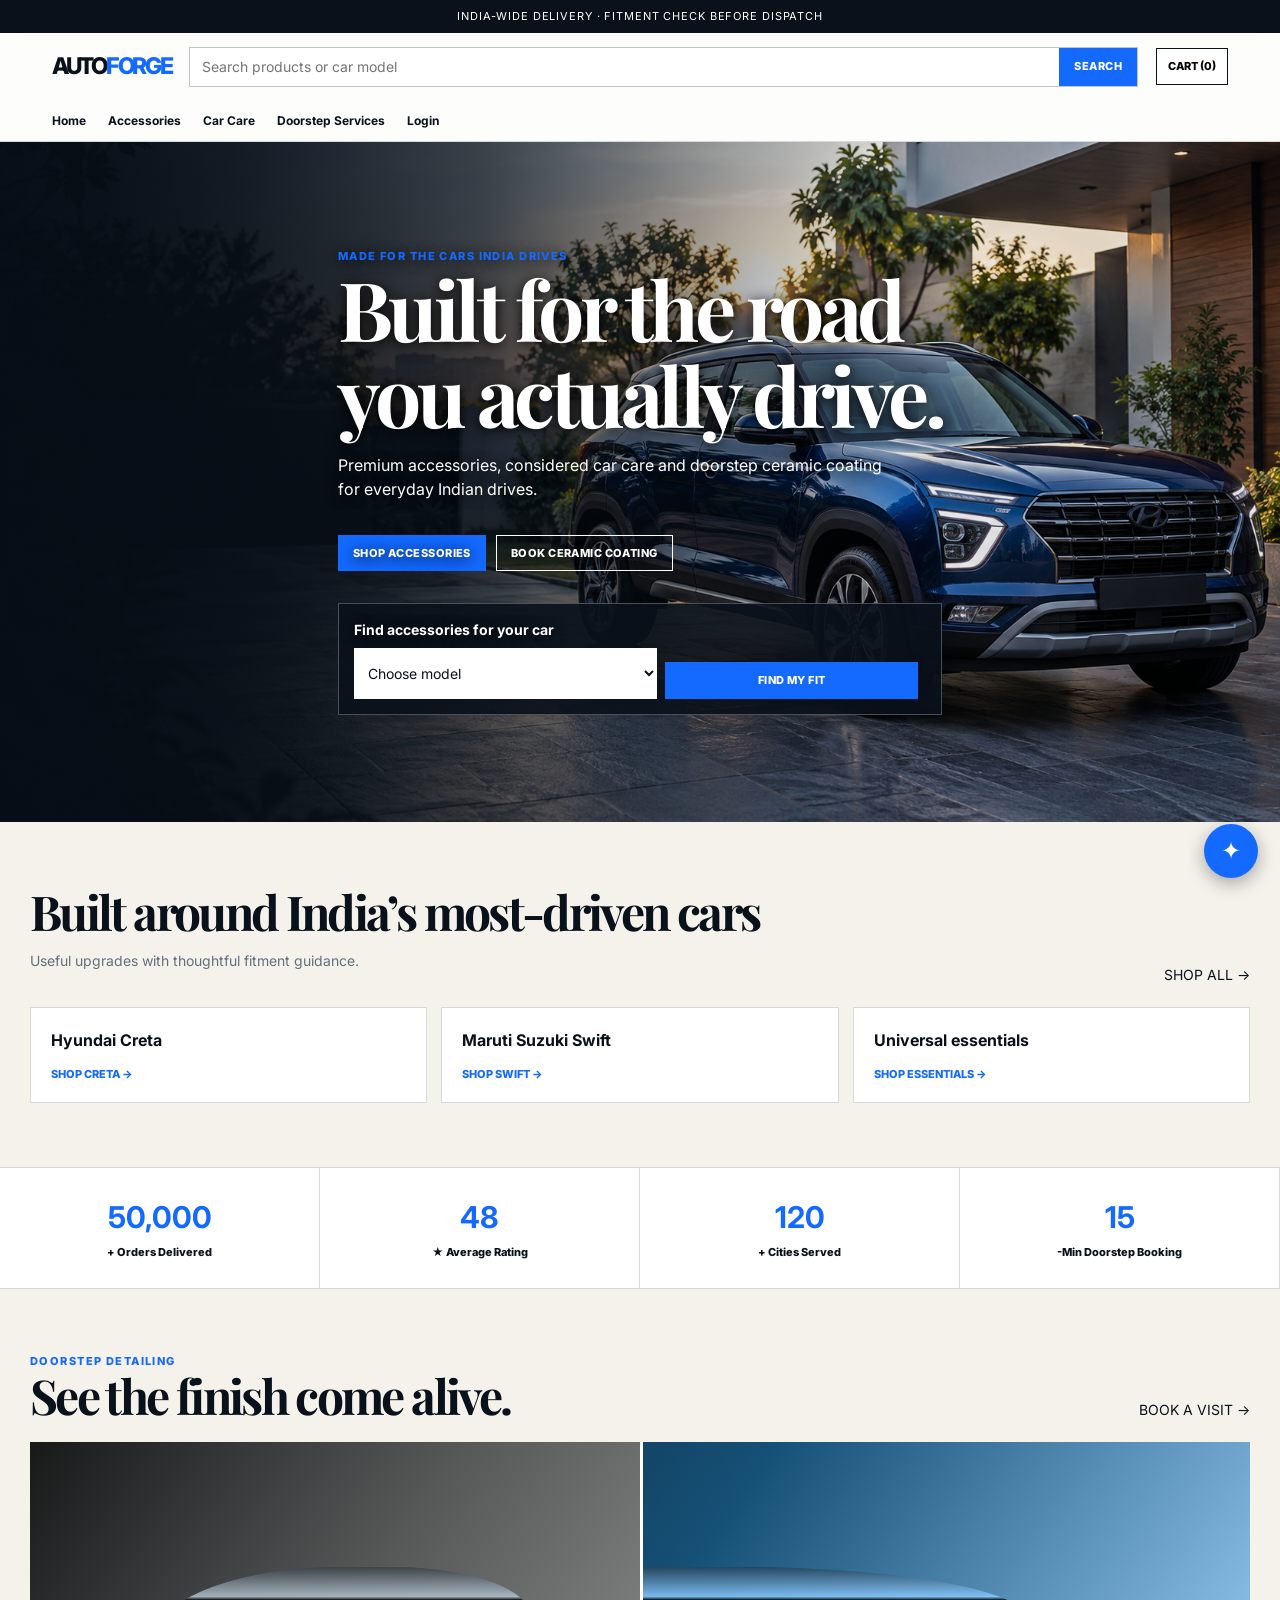
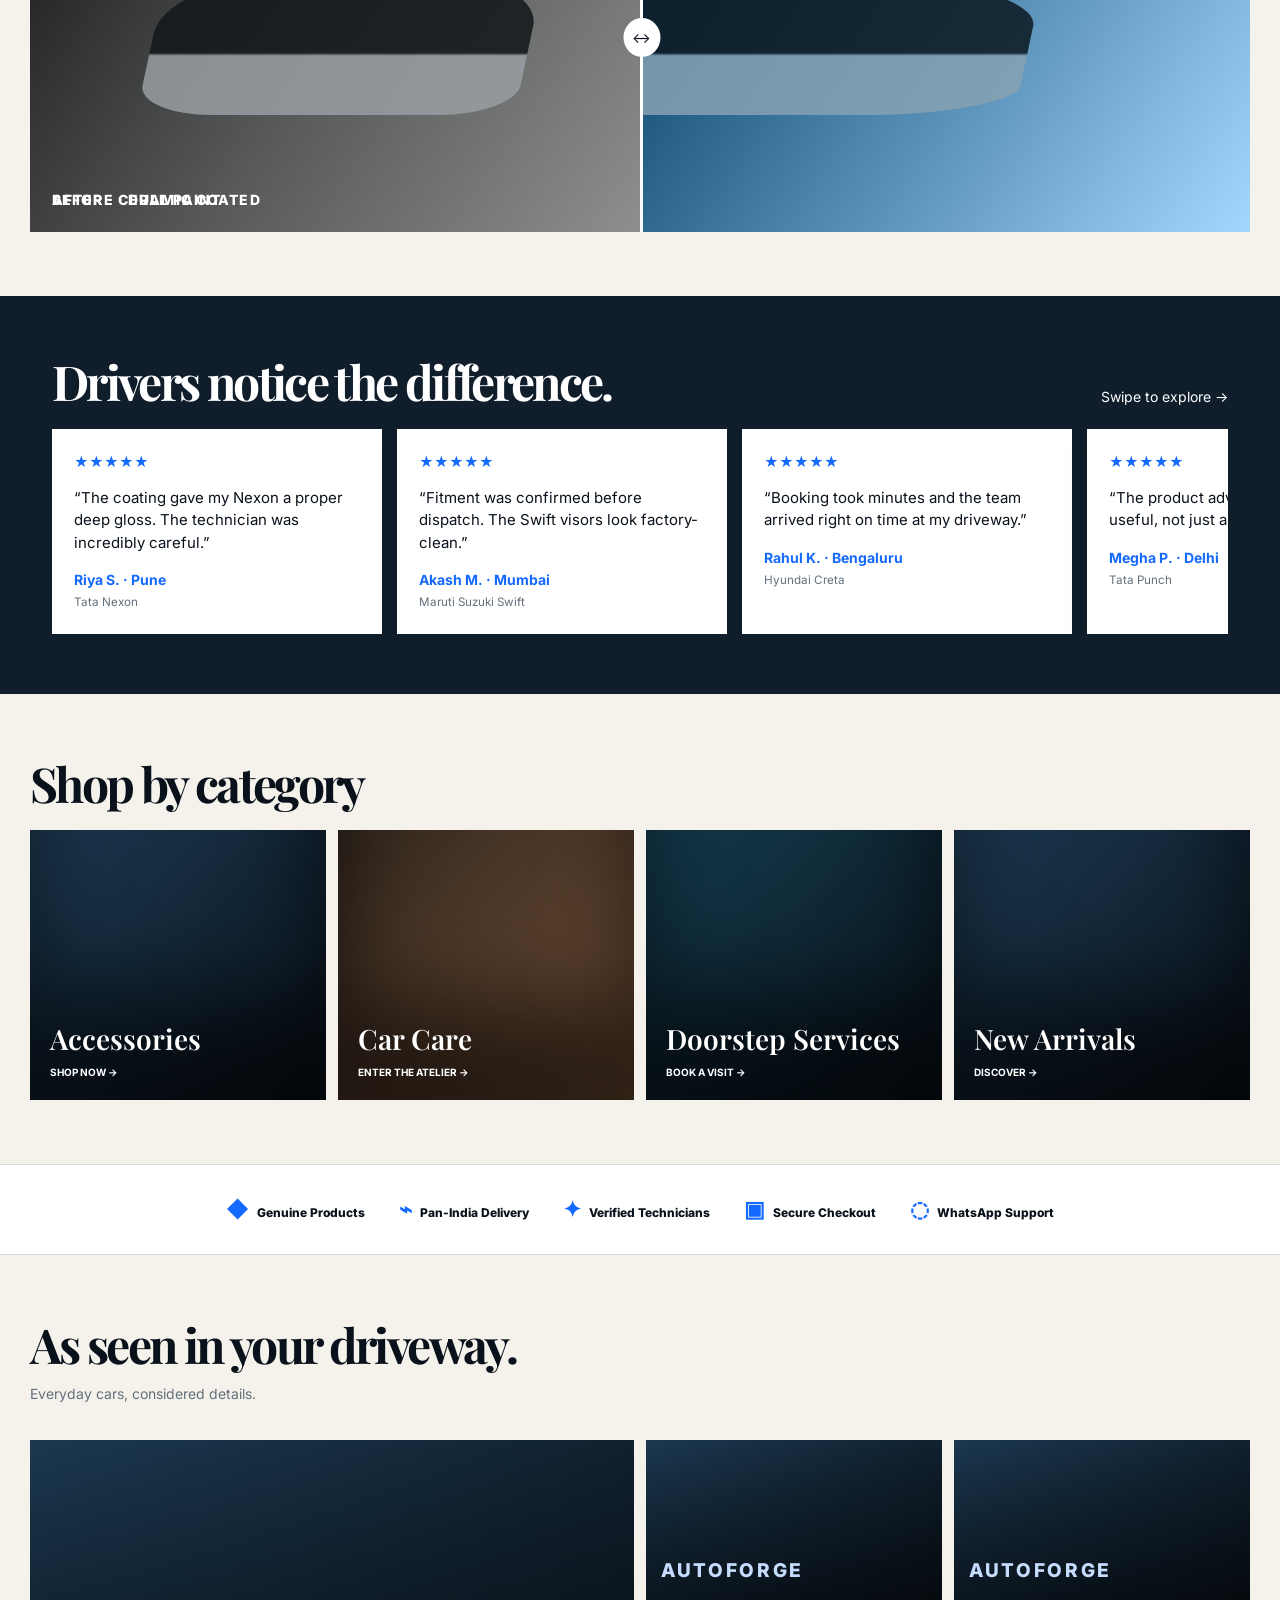
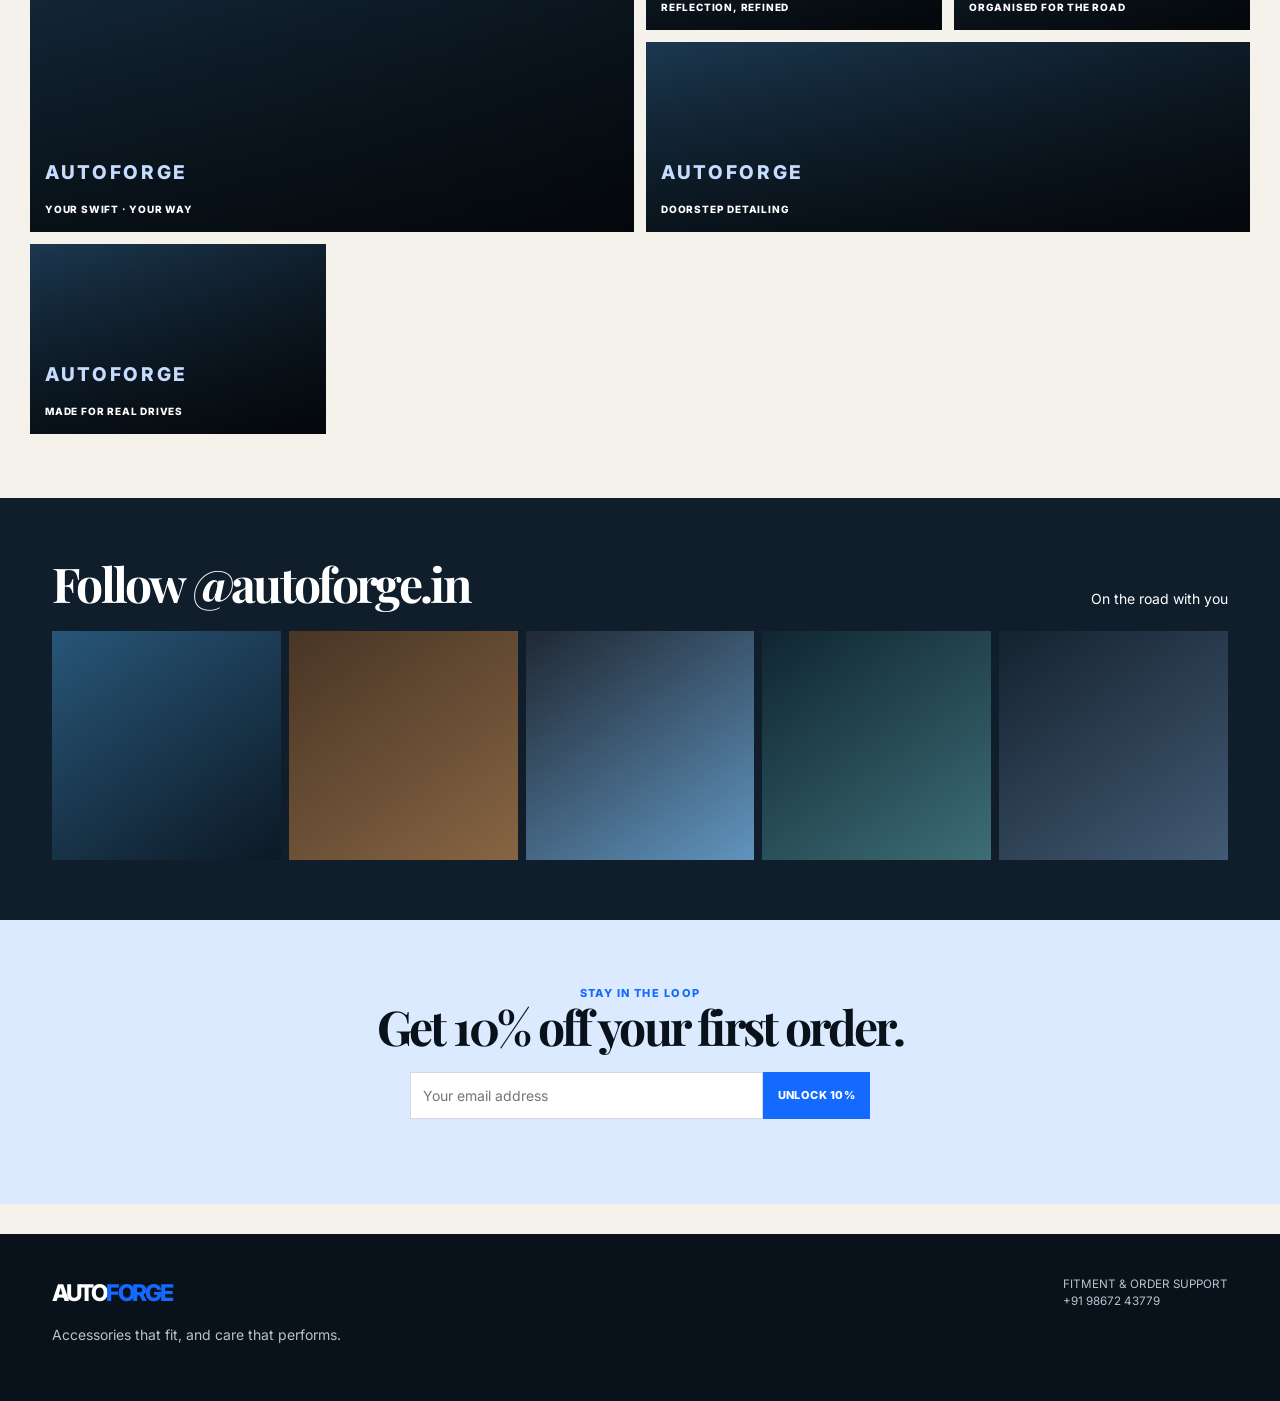
<file: index.html>
<!doctype html><html lang="en"><head><meta charset="utf-8"><meta name="viewport" content="width=device-width,initial-scale=1"><title>AutoForge | Accessories that fit</title><link rel="stylesheet" href="css/styles.css"></head><body><div id="siteHeader"></div><main><section class="hero hero-premium"><div class="hero-slides" aria-hidden="true"><i></i><i></i><i></i><i></i></div><div class="shell hero-copy"><div class="eyebrow">MADE FOR THE CARS INDIA DRIVES</div><h1>Built for the road<br>you actually drive.</h1><p>Premium accessories, considered car care and doorstep ceramic coating for everyday Indian drives.</p><div class="hero-actions"><a class="button magnetic" href="accessories.html">SHOP ACCESSORIES</a><a class="button outline" href="services.html">BOOK CERAMIC COATING</a></div><form class="fit-glass" onsubmit="event.preventDefault();location.href='accessories.html?q='+encodeURIComponent(this.model.value)"><b>Find accessories for your car</b><select name="model" aria-label="Choose car model"><option value="">Choose model</option><option>Swift</option><option>Dzire</option><option>Creta</option><option>Nexon</option><option>Punch</option></select><button class="button">FIND MY FIT</button></form></div></section><section class="shell section reveal"><div class="section-head"><div><h2>Built around India’s most-driven cars</h2><p>Useful upgrades with thoughtful fitment guidance.</p></div><a href="accessories.html">SHOP ALL →</a></div><div class="model-grid"><a class="model" href="accessories.html?q=Creta"><b>Hyundai Creta</b><span>SHOP CRETA →</span></a><a class="model" href="accessories.html?q=Swift"><b>Maruti Suzuki Swift</b><span>SHOP SWIFT →</span></a><a class="model" href="accessories.html?q=Universal"><b>Universal essentials</b><span>SHOP ESSENTIALS →</span></a></div></section><section class="stats"><div><b data-count="50000">0</b><span>+ Orders Delivered</span></div><div><b data-count="48">0</b><span>★ Average Rating</span></div><div><b data-count="120">0</b><span>+ Cities Served</span></div><div><b data-count="15">0</b><span>-Min Doorstep Booking</span></div></section><section class="shell section reveal"><div class="section-head"><div><div class="eyebrow">DOORSTEP DETAILING</div><h2>See the finish come alive.</h2></div><a href="services.html">BOOK A VISIT →</a></div><div class="compare" style="--pos:50%" aria-label="Before and after ceramic coating comparison"><div class="compare-after"><span>AFTER · CERAMIC COATED</span></div><div class="compare-before"><span>BEFORE · DULL PAINT</span></div><div class="compare-line"><i>↔</i></div></div></section><section class="reviews reveal"><div class="shell"><div class="section-head"><h2>Drivers notice the difference.</h2><span>Swipe to explore →</span></div><div class="review-rail"><article>★★★★★<p>“The coating gave my Nexon a proper deep gloss. The technician was incredibly careful.”</p><b>Riya S. · Pune</b><small>Tata Nexon</small></article><article>★★★★★<p>“Fitment was confirmed before dispatch. The Swift visors look factory-clean.”</p><b>Akash M. · Mumbai</b><small>Maruti Suzuki Swift</small></article><article>★★★★★<p>“Booking took minutes and the team arrived right on time at my driveway.”</p><b>Rahul K. · Bengaluru</b><small>Hyundai Creta</small></article><article>★★★★★<p>“The product advice was actually useful, not just a sales pitch.”</p><b>Megha P. · Delhi</b><small>Tata Punch</small></article><article>★★★★★<p>“A small upgrade that made long commutes noticeably more comfortable.”</p><b>Vikram N. · Nagpur</b><small>Maruti Suzuki Dzire</small></article></div></div></section><section class="shell section reveal"><div class="section-head"><h2>Shop by category</h2></div><div class="category-tiles"><a class="tile tile-a" href="accessories.html"><span>Accessories</span><b>SHOP NOW →</b></a><a class="tile tile-b" href="car-care.html"><span>Car Care</span><b>ENTER THE ATELIER →</b></a><a class="tile tile-c" href="services.html"><span>Doorstep Services</span><b>BOOK A VISIT →</b></a><a class="tile tile-d" href="accessories.html"><span>New Arrivals</span><b>DISCOVER →</b></a></div></section><section class="icon-trust"><div><b>◆</b> Genuine Products</div><div><b>⌁</b> Pan-India Delivery</div><div><b>✦</b> Verified Technicians</div><div><b>▣</b> Secure Checkout</div><div><b>◌</b> WhatsApp Support</div></section><section class="shell section reveal"><div class="section-head"><div><h2>As seen in your driveway.</h2><p>Everyday cars, considered details.</p></div></div><div class="driveway-grid"><div class="visual placeholder-car"><span>YOUR SWIFT · YOUR WAY</span></div><div class="visual glossy"><span>REFLECTION, REFINED</span></div><div class="visual boot"><span>ORGANISED FOR THE ROAD</span></div><div class="visual technician"><span>DOORSTEP DETAILING</span></div><div class="visual silhouette"><span>MADE FOR REAL DRIVES</span></div></div></section><section class="social reveal"><div class="shell"><div class="section-head"><h2>Follow @autoforge.in</h2><span>On the road with you</span></div><div class="social-grid"><div class="s1"></div><div class="s2"></div><div class="s3"></div><div class="s4"></div><div class="s5"></div></div></div></section><section class="newsletter"><div><div class="eyebrow">STAY IN THE LOOP</div><h2>Get 10% off your first order.</h2><form id="newsletter"><input type="email" required aria-label="Email address" placeholder="Your email address"><button class="button">UNLOCK 10%</button></form></div></section></main><nav class="mobile-shop"><a href="accessories.html">Accessories</a><a href="car-care.html">Car Care</a><a href="services.html">Services</a></nav><div id="siteFooter"></div><script src="js/products.js"></script><script src="js/app.js"></script><script>shell()</script><script src="js/homepage.js"></script></body></html>
</file>
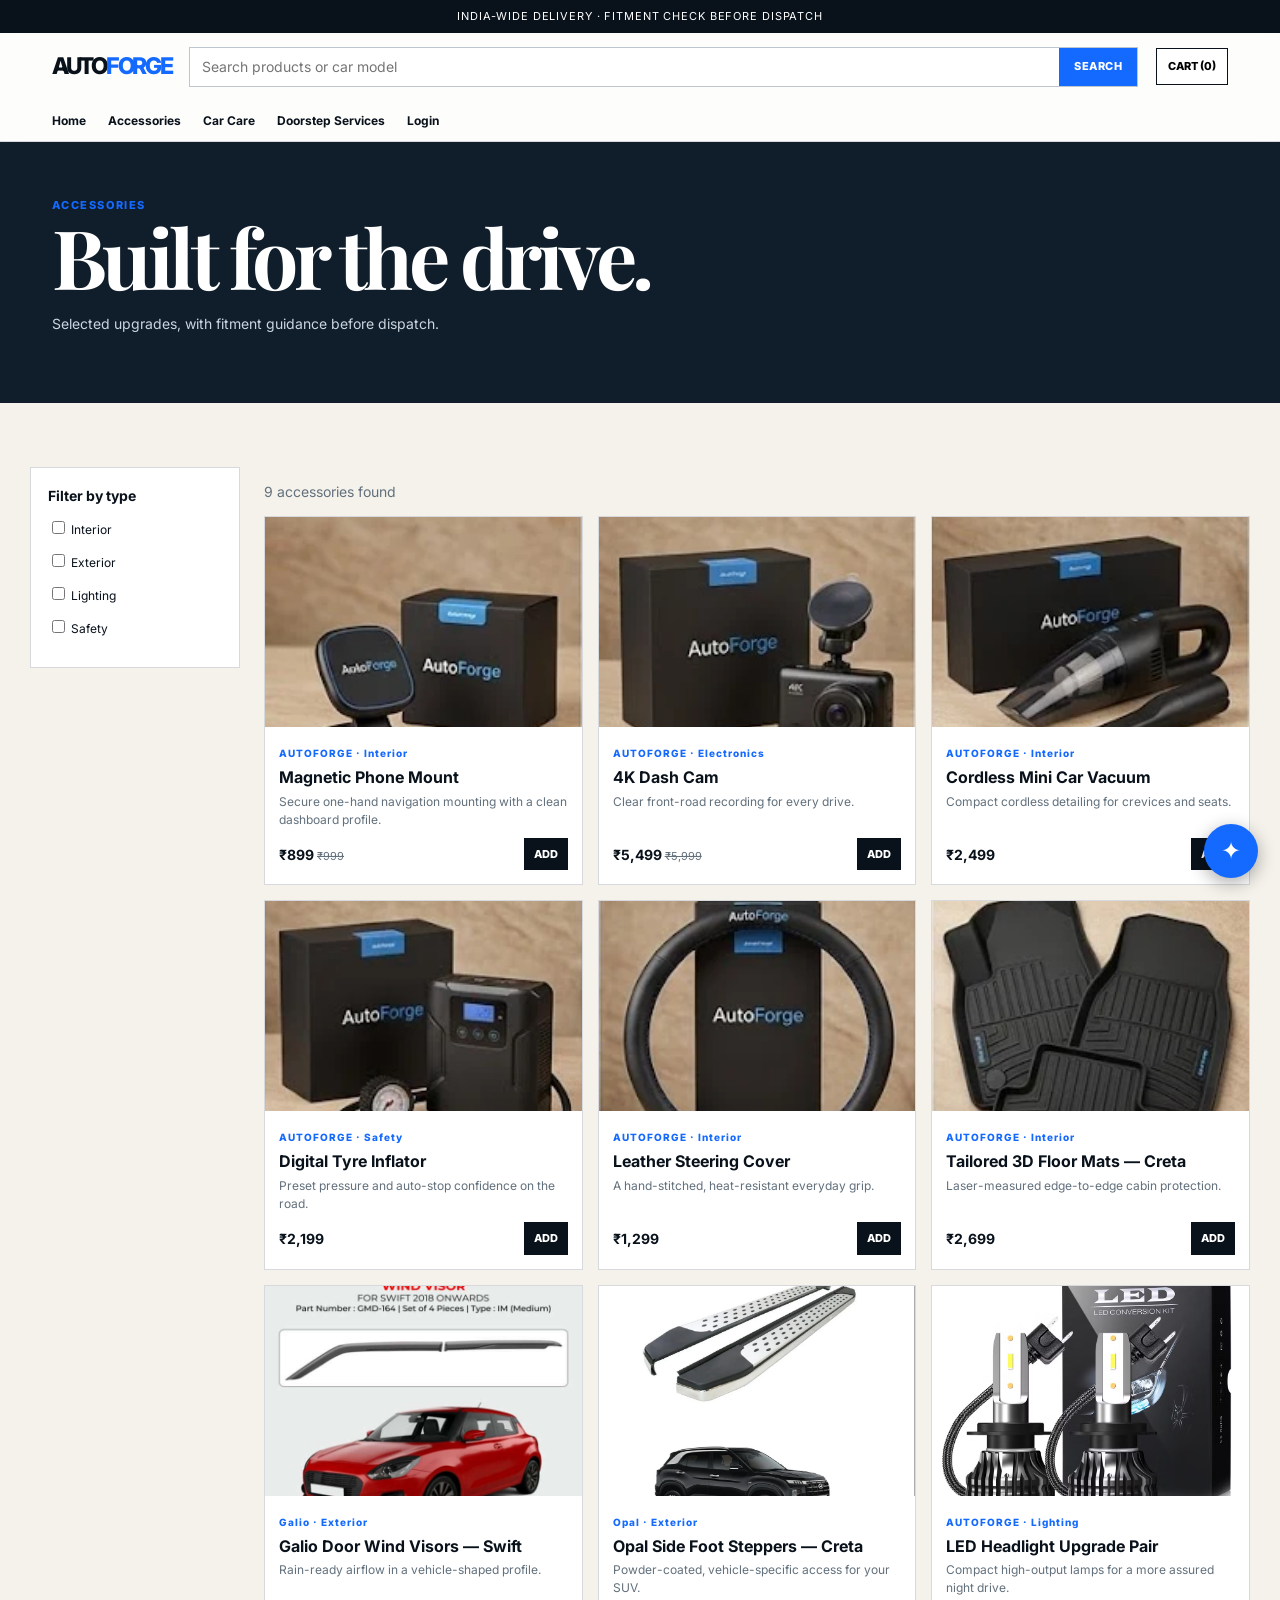
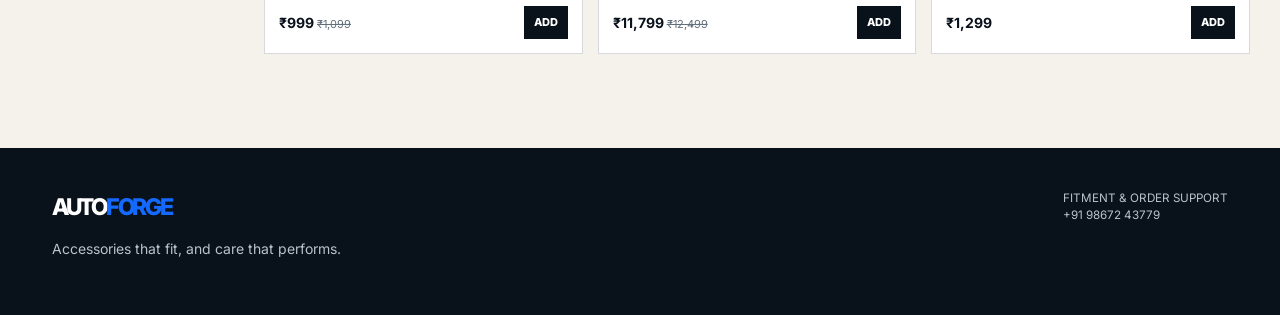
<file: accessories.html>
<!doctype html><html lang="en"><head><meta charset="utf-8"><meta name="viewport" content="width=device-width,initial-scale=1"><title>Accessories | AutoForge</title><link rel="stylesheet" href="css/styles.css"></head><body><div id="siteHeader"></div><main><section class="page-title"><div class="shell"><div class="eyebrow">ACCESSORIES</div><h1>Built for the drive.</h1><p>Selected upgrades, with fitment guidance before dispatch.</p></div></section><section class="shell section catalog-layout"><aside class="filters"><b>Filter by type</b><label><input type="checkbox" value="Interior"> Interior</label><label><input type="checkbox" value="Exterior"> Exterior</label><label><input type="checkbox" value="Lighting"> Lighting</label><label><input type="checkbox" value="Safety"> Safety</label></aside><div><p id="count"></p><div class="products" id="products"></div></div></section></main><div id="siteFooter"></div><script src="js/products.js"></script><script src="js/app.js"></script><script>shell();const grid=document.querySelector('#products'),qs=new URLSearchParams(location.search);function draw(){let checks=[...document.querySelectorAll('input:checked')].map(x=>x.value),q=(qs.get('q')||'').toLowerCase();let list=products().filter(p=>p.category==='Accessories'&&(!checks.length||checks.includes(p.type))&&(!q||JSON.stringify(p).toLowerCase().includes(q)));grid.innerHTML=list.map(card).join('');count.textContent=list.length+' accessories found'}document.querySelectorAll('.filters input').forEach(i=>i.onchange=draw);draw()</script></body></html>
</file>
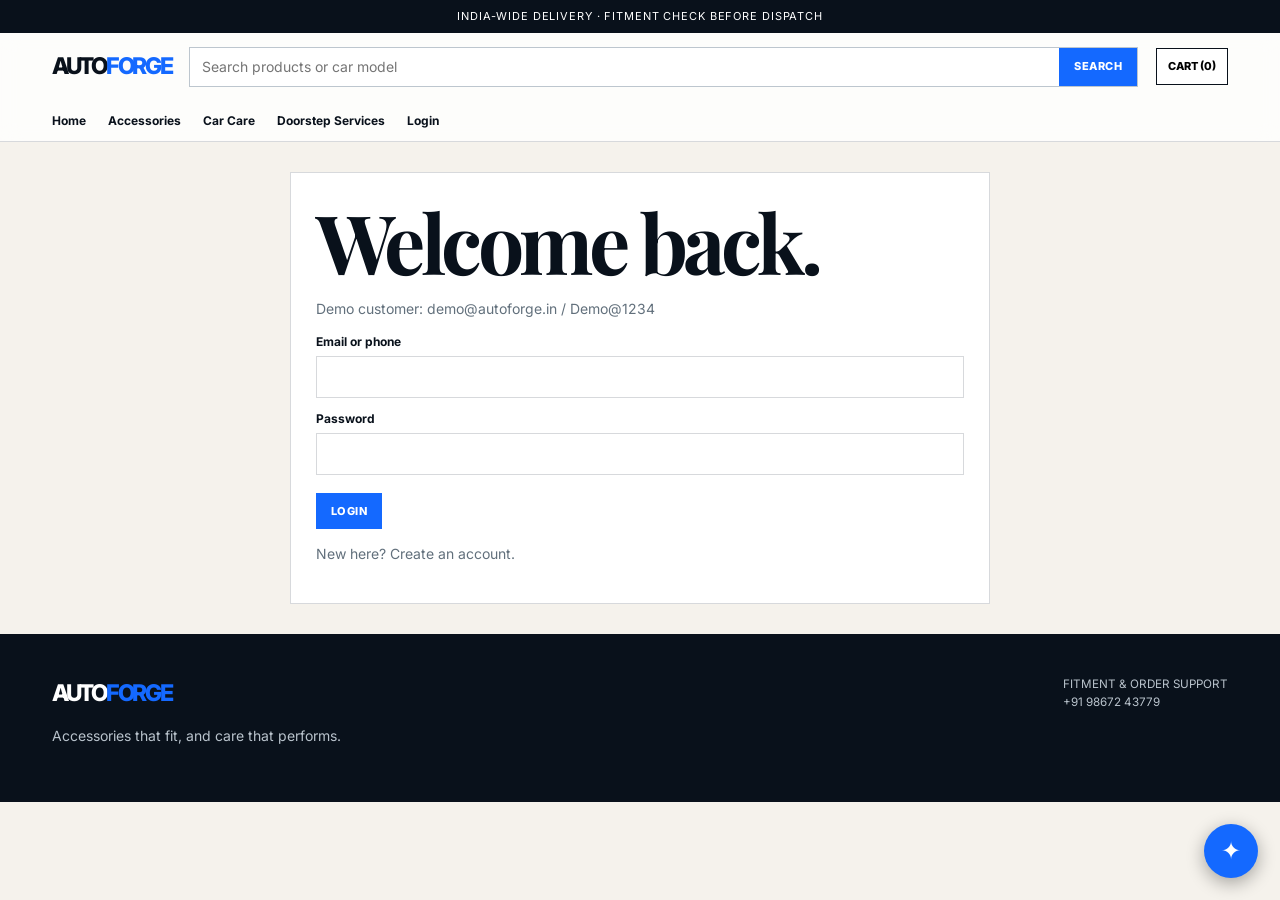
<file: account.html>
<!doctype html><html lang="en"><head><meta charset="utf-8"><meta name="viewport" content="width=device-width,initial-scale=1"><title>My Account | AutoForge</title><link rel="stylesheet" href="css/styles.css"></head><body><div id="siteHeader"></div><main class="shell section"><h1>My orders</h1><p id="welcome"></p><div id="orders"></div></main><div id="siteFooter"></div><script src="js/products.js"></script><script src="js/app.js"></script><script>shell();if(!user())location.href='login.html';welcome.textContent='Signed in as '+user().email;let steps=['Placed','Packed','Shipped','Out for Delivery','Delivered'];let os=AF.get('af_orders',[]).filter(o=>o.email===user().email);orders.innerHTML=os.length?os.map(o=>{let n=steps.indexOf(o.status);return `<article class="form-card"><b>${o.id}</b> · ${new Date(o.timestamp).toLocaleDateString('en-IN')}<h3>${AF.money(o.total)} · ${o.status}</h3><div class="status">${steps.map((s,i)=>`<span class="${i<=n?'done':''}">${s}</span>`).join('')}</div><p><b>Tracking:</b> ${o.tracking} · ${o.location}</p><ul>${o.checkpoints.map(x=>`<li>${x}</li>`).join('')}</ul></article>`}).join(''):'<p>No orders yet. Your next drive starts here.</p>'</script></body></html>
</file>
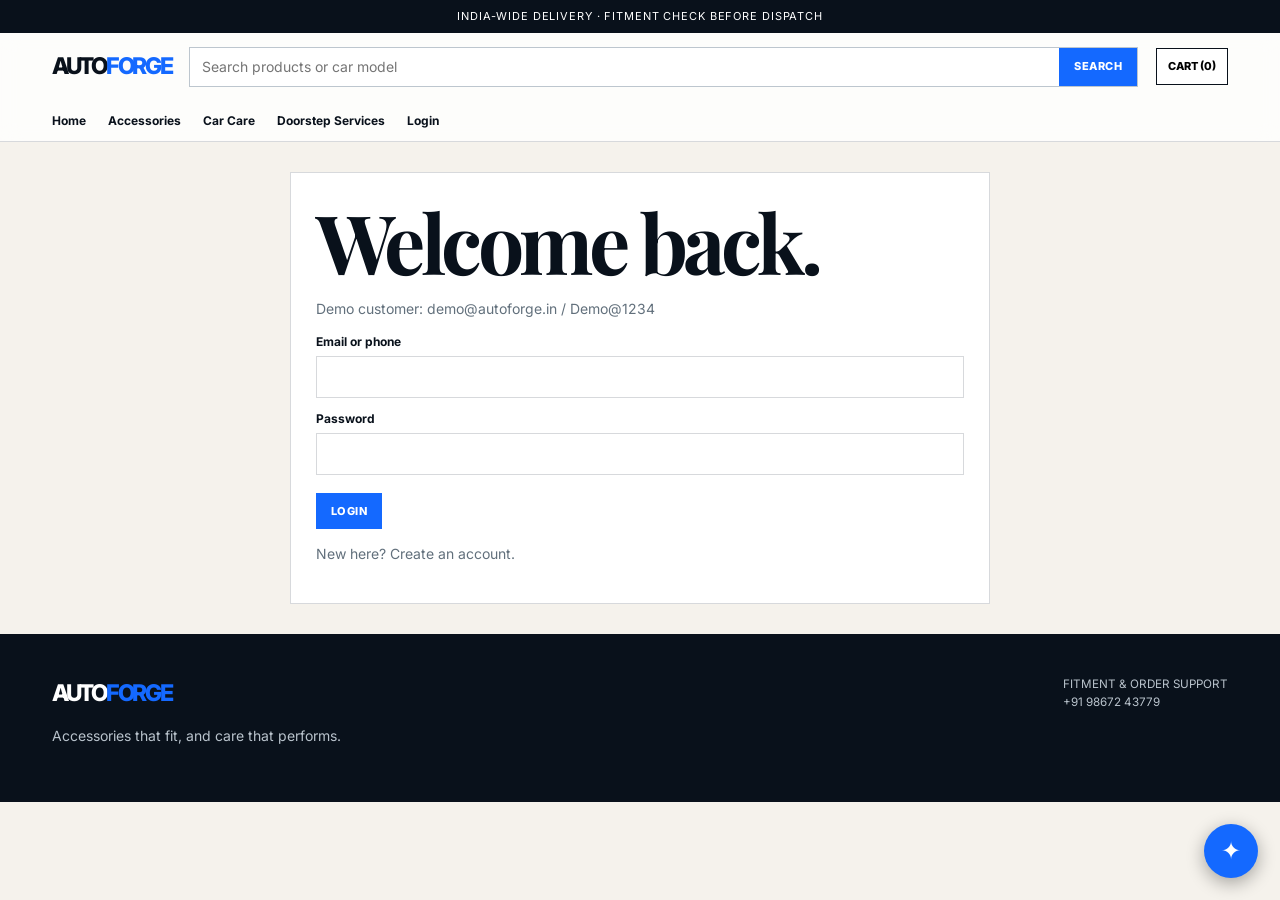
<file: checkout.html>
<!doctype html><html lang="en"><head><meta charset="utf-8"><meta name="viewport" content="width=device-width,initial-scale=1"><title>Checkout | AutoForge</title><link rel="stylesheet" href="css/styles.css"></head><body><div id="siteHeader"></div><main class="shell"><form class="form-card" id="checkout"><h1>Checkout</h1><p id="total"></p><label>Delivery address<input id="address" required placeholder="Full address, pincode"></label><div class="tabs"><button type="button" data-tab="upi" class="active">UPI</button><button type="button" data-tab="card">Card</button><button type="button" data-tab="bank">Net Banking</button></div><section class="payment-pane active" id="upi"><label>UPI ID<input placeholder="name@bank"></label><div class="demo-note">Demo QR code<br><b>▣ ▦ ▧ ▣ ▦</b><br>Use your UPI app in a real checkout.</div><button type="button" class="button" onclick="pay()">PAY VIA UPI APP</button></section><section class="payment-pane" id="card"><label>Card number<input id="cardNumber" inputmode="numeric" maxlength="19" placeholder="1234 5678 9012 3456"></label><label>Expiry<input id="expiry" maxlength="5" placeholder="MM/YY"></label><label>CVV<input id="cvv" inputmode="numeric" maxlength="3"></label><label>Name on card<input id="cardName"></label></section><section class="payment-pane" id="bank"><label>Select your bank<select><option>HDFC Bank</option><option>ICICI Bank</option><option>State Bank of India</option><option>Axis Bank</option><option>Kotak Mahindra Bank</option></select></label></section><button class="button" id="payNow">PAY NOW</button><div id="success"></div></form></main><div id="siteFooter"></div><script src="js/products.js"></script><script src="js/app.js"></script><script>shell();if(!user())location.href='login.html';let c=AF.get('af_cart',[]),sum=c.reduce((n,x)=>n+product(x.id).price*x.qty,0);total.textContent='Order total: '+AF.money(sum);document.querySelectorAll('.tabs button').forEach(b=>b.onclick=()=>{document.querySelectorAll('.tabs button,.payment-pane').forEach(x=>x.classList.remove('active'));b.classList.add('active');document.querySelector('#'+b.dataset.tab).classList.add('active')});cardNumber.oninput=e=>e.target.value=e.target.value.replace(/\D/g,'').replace(/(.{4})/g,'$1 ').trim();expiry.oninput=e=>e.target.value=e.target.value.replace(/\D/g,'').replace(/(\d{2})(\d)/,'$1/$2');function pay(){let b=payNow;b.disabled=true;b.textContent='PROCESSING…';setTimeout(()=>{let o={id:AF.id(),tracking:'AF-IN-'+Date.now().toString().slice(-6),email:user().email,items:c,total:sum,address:address.value,timestamp:new Date().toISOString(),status:'Placed',location:'AutoForge Mumbai',checkpoints:['AutoForge Mumbai · Order placed']},os=AF.get('af_orders',[]);os.unshift(o);AF.set('af_orders',os);AF.set('af_cart',[]);success.innerHTML=`<div class="demo-note"><h3>Payment successful · ${o.id}</h3>SMS preview → To: 9867243779: Your AutoForge order ${o.id} is confirmed.<br>Email preview → To: ${user().email}: Your order is on its way.</div>`;b.remove();renderCart()},2000)}checkout.onsubmit=e=>{e.preventDefault();let active=document.querySelector('.payment-pane.active').id;if(active==='card'&&(!/^\d{16}$/.test(cardNumber.value.replaceAll(' ',''))||!/^\d{2}\/\d{2}$/.test(expiry.value)||!/^\d{3}$/.test(cvv.value)||!cardName.value)){alert('Please enter valid card details.');return}pay()};/* DEMO ONLY. For real payments, integrate Razorpay or Stripe Checkout here using their official SDK — do not send raw card details to any custom server. */ /* No real card data is stored anywhere. */ /* DEMO ONLY. No real SMS/email is sent from a static site. For real delivery, integrate an SMS API (e.g., MSG91, Twilio) and an email API (e.g., SendGrid, Resend) from a backend function — API keys must never be exposed in front-end code. */</script></body></html>
</file>
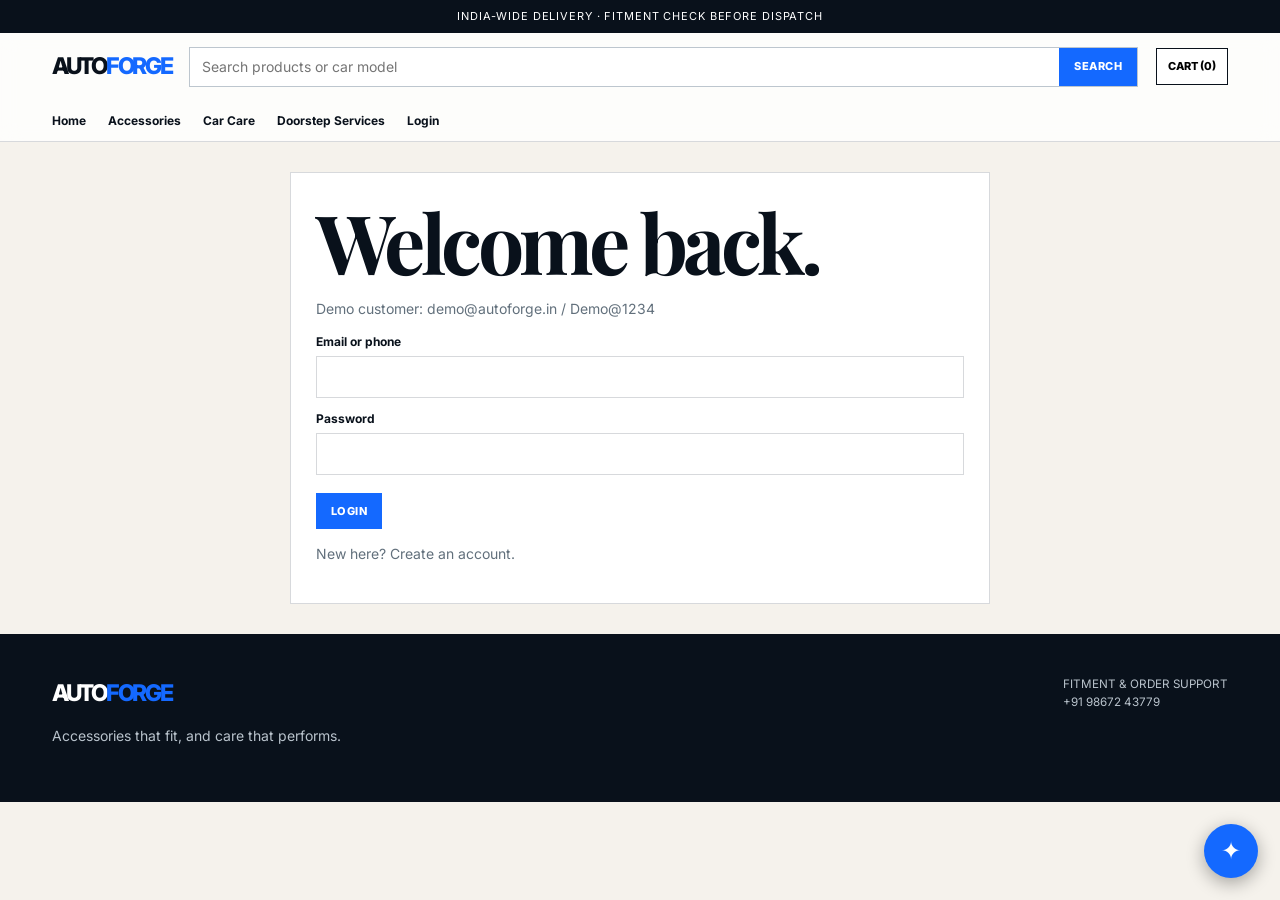
<file: login.html>
<!doctype html><html lang="en"><head><meta charset="utf-8"><meta name="viewport" content="width=device-width,initial-scale=1"><title>Login | AutoForge</title><link rel="stylesheet" href="css/styles.css"></head><body><div id="siteHeader"></div><main class="shell"><form class="form-card" id="login"><h1>Welcome back.</h1><p>Demo customer: demo@autoforge.in / Demo@1234</p><label>Email or phone<input id="identity" required></label><label>Password<input id="password" type="password" required></label><button class="button">LOGIN</button><p>New here? <a href="signup.html">Create an account</a>.</p><div id="msg"></div></form></main><div id="siteFooter"></div><script src="js/products.js"></script><script src="js/app.js"></script><script>shell();login.onsubmit=e=>{e.preventDefault();let u=AF.get('af_users',[]).find(x=>(x.email===identity.value||x.phone===identity.value)&&x.password===password.value);if(!u){msg.textContent='Please check your details.';return}AF.set('af_session',u);location.href=u.admin?'admin/dashboard.html':'account.html'};/* DEMO ONLY. Passwords are stored in plain text in localStorage for demonstration. A real deployment must hash passwords server-side and never store credentials in the browser. */</script></body></html>
</file>
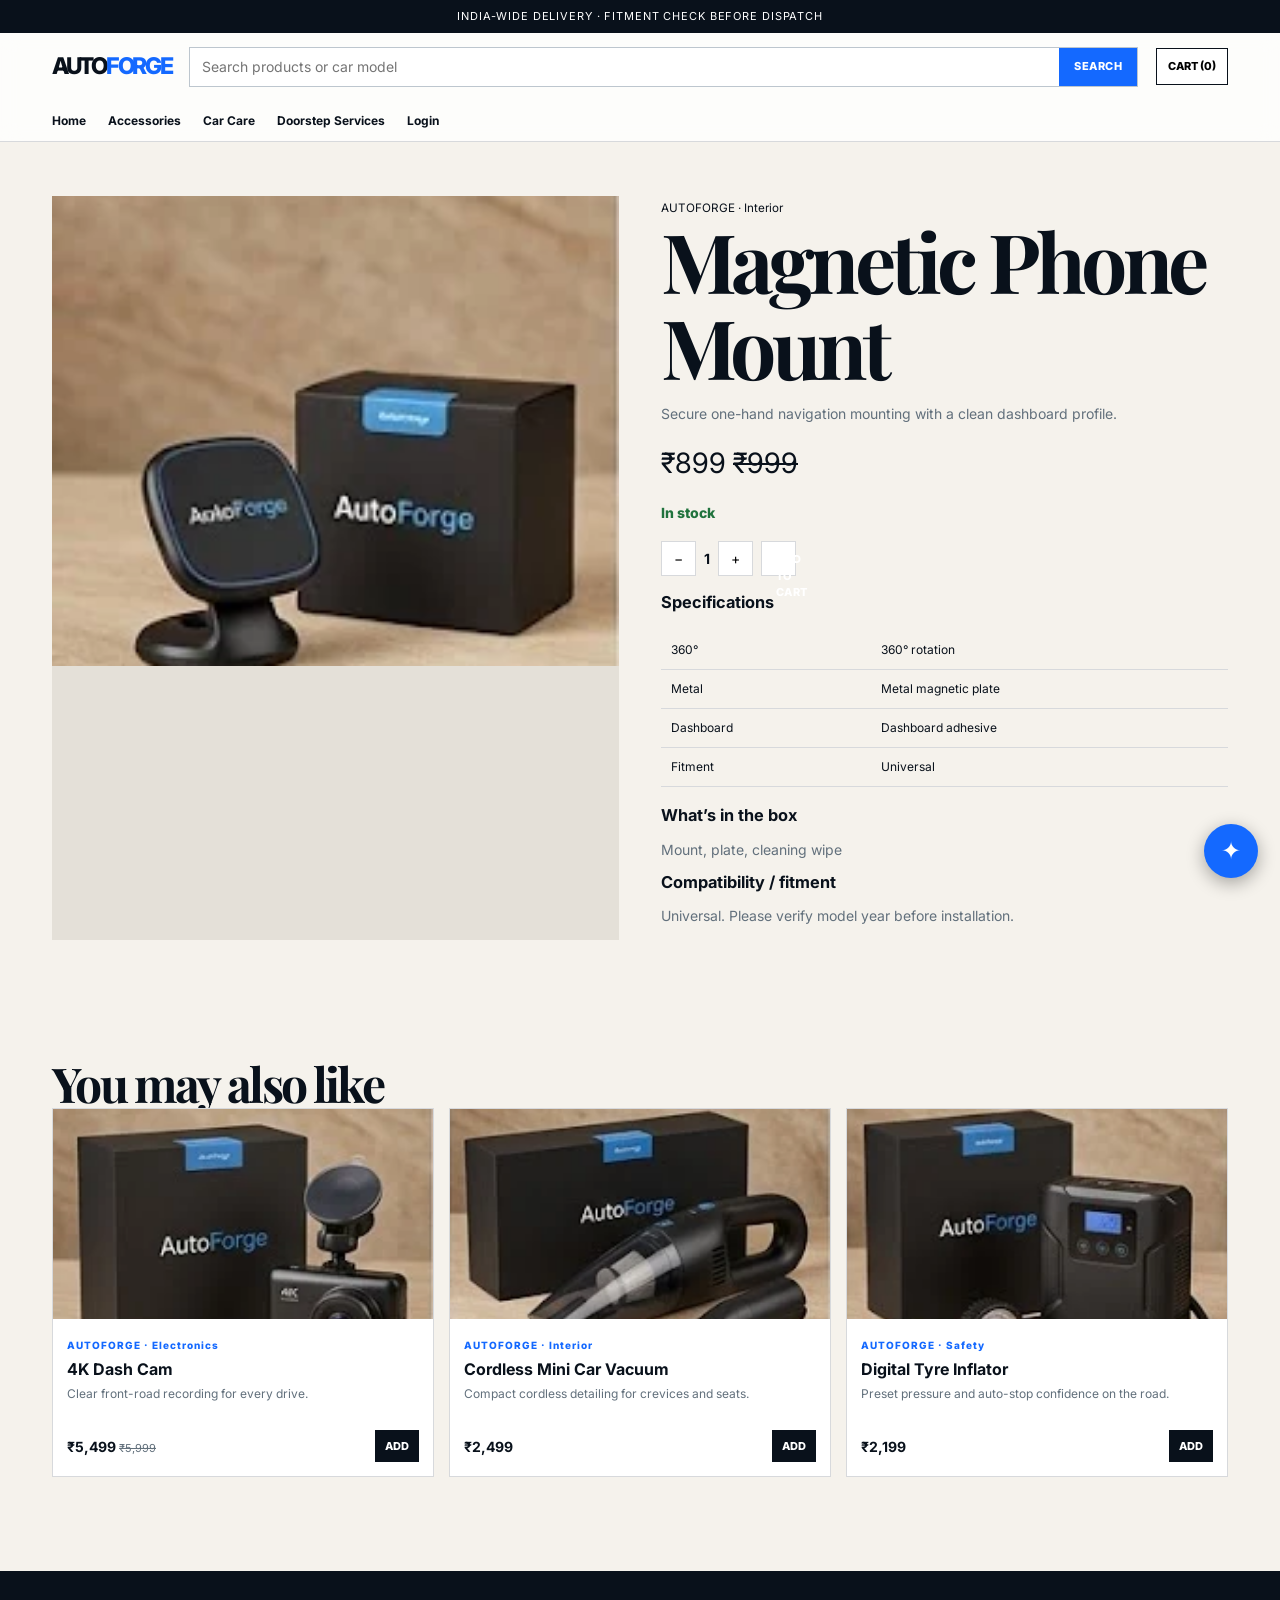
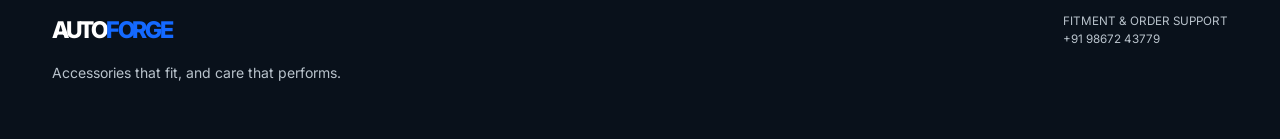
<file: product.html>
<!doctype html><html lang="en"><head><meta charset="utf-8"><meta name="viewport" content="width=device-width,initial-scale=1"><title>Product | AutoForge</title><link rel="stylesheet" href="css/styles.css"></head><body><div id="siteHeader"></div><main class="shell"><div class="detail" id="detail"></div><section class="section"><h2>You may also like</h2><div class="products" id="related"></div></section></main><div id="siteFooter"></div><script src="js/products.js"></script><script src="js/app.js"></script><script>shell();let p=product(new URLSearchParams(location.search).get('id'))||products()[0];document.title=p.name+' | AutoForge';detail.innerHTML=`<div class="gallery">${image(p)}</div><div><small>${p.brand||'AUTOFORGE'} · ${p.type}</small><h1>${p.name}</h1><p>${p.desc}</p><div class="price">${AF.money(p.price)} ${p.mrp?`<del>${AF.money(p.mrp)}</del>`:''}</div><p class="stock">${p.stock>5?'In stock':'Only '+p.stock+' left — order soon'}</p><div class="qty"><button onclick="this.nextElementSibling.textContent=Math.max(1,+this.nextElementSibling.textContent-1)">−</button><b>1</b><button onclick="this.previousElementSibling.textContent=+this.previousElementSibling.textContent+1">+</button><button class="button" onclick="add('${p.id}')">ADD TO CART</button></div><h3>Specifications</h3><table class="specs">${p.spec.map(s=>`<tr><td>${s.split(' ')[0]}</td><td>${s}</td></tr>`).join('')}<tr><td>Fitment</td><td>${p.fitment||'Universal'}</td></tr></table><h3>What’s in the box</h3><p>${p.box}</p><h3>${p.category==='Care'?'How to use':'Compatibility / fitment'}</h3><p>${p.use||p.fitment+'. Please verify model year before installation.'}</p></div>`;related.innerHTML=products().filter(x=>x.category===p.category&&x.id!==p.id).slice(0,3).map(card).join('')</script></body></html>
</file>
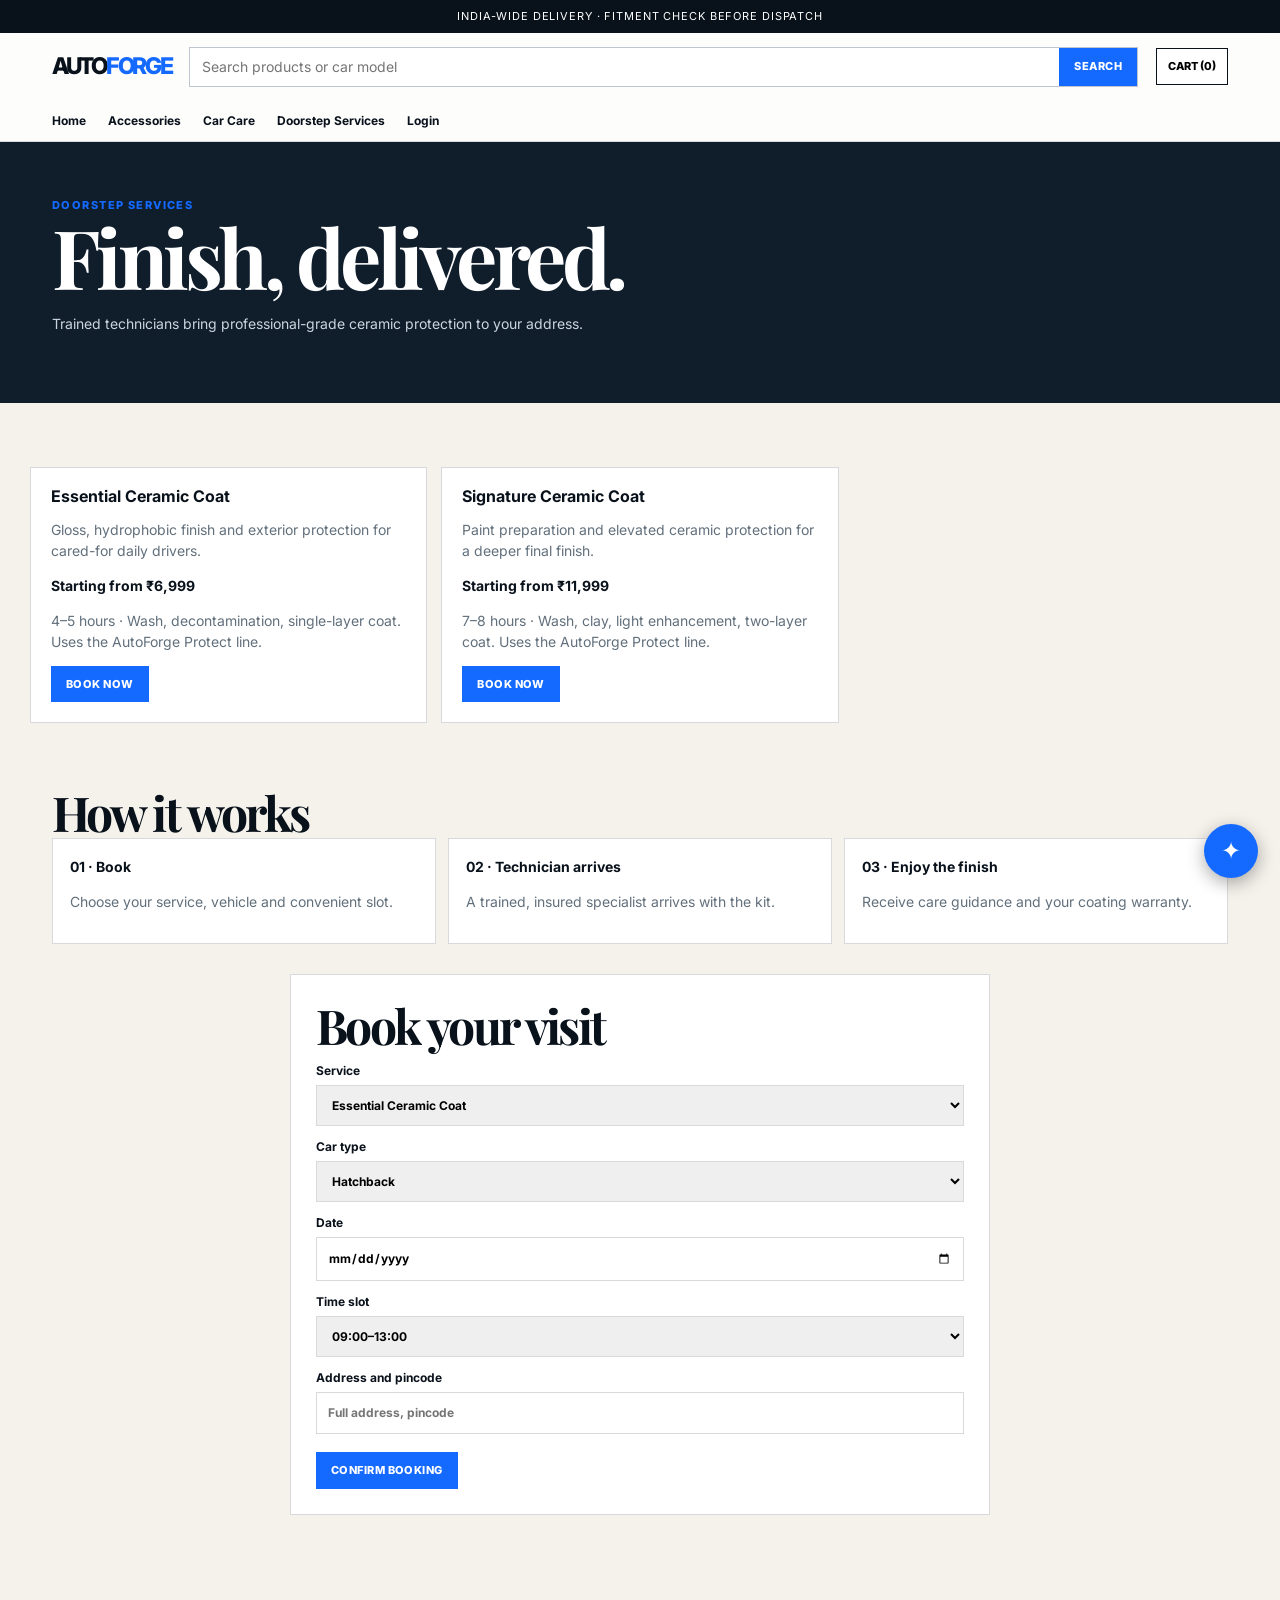
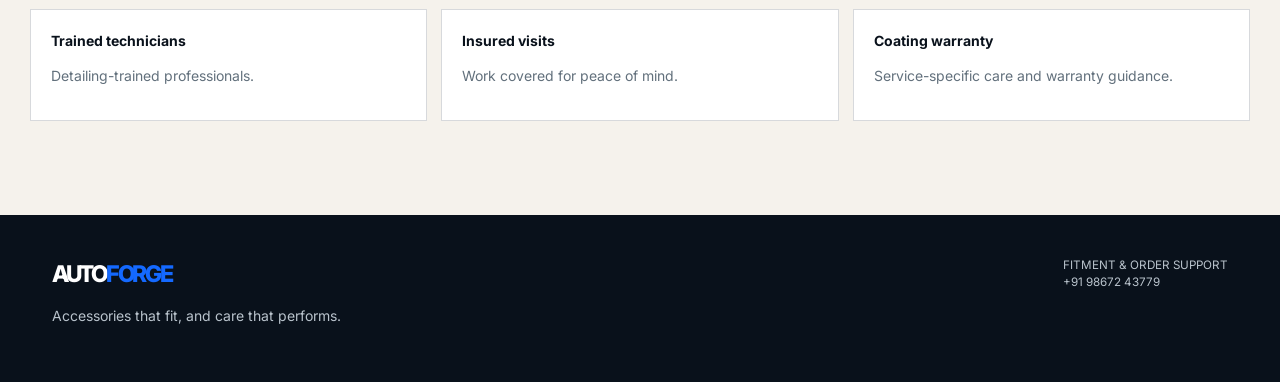
<file: services.html>
<!doctype html><html lang="en"><head><meta charset="utf-8"><meta name="viewport" content="width=device-width,initial-scale=1"><title>Doorstep Services | AutoForge</title><link rel="stylesheet" href="css/styles.css"></head><body><div id="siteHeader"></div><main><section class="page-title"><div class="shell"><div class="eyebrow">DOORSTEP SERVICES</div><h1>Finish, delivered.</h1><p>Trained technicians bring professional-grade ceramic protection to your address.</p></div></section><section class="shell section"><div class="service-grid"><article class="service-card"><h3>Essential Ceramic Coat</h3><p>Gloss, hydrophobic finish and exterior protection for cared-for daily drivers.</p><b>Starting from ₹6,999</b><p>4–5 hours · Wash, decontamination, single-layer coat. Uses the <a href="car-care.html">AutoForge Protect line</a>.</p><button class="button" onclick="document.querySelector('#service').value='Essential Ceramic Coat';location.hash='book'">BOOK NOW</button></article><article class="service-card"><h3>Signature Ceramic Coat</h3><p>Paint preparation and elevated ceramic protection for a deeper final finish.</p><b>Starting from ₹11,999</b><p>7–8 hours · Wash, clay, light enhancement, two-layer coat. Uses the <a href="car-care.html">AutoForge Protect line</a>.</p><button class="button" onclick="document.querySelector('#service').value='Signature Ceramic Coat';location.hash='book'">BOOK NOW</button></article></div></section><section class="shell"><h2>How it works</h2><div class="flow"><div><b>01 · Book</b><p>Choose your service, vehicle and convenient slot.</p></div><div><b>02 · Technician arrives</b><p>A trained, insured specialist arrives with the kit.</p></div><div><b>03 · Enjoy the finish</b><p>Receive care guidance and your coating warranty.</p></div></div></section><form class="booking" id="book"><h2>Book your visit</h2><label>Service<select id="service"><option>Essential Ceramic Coat</option><option>Signature Ceramic Coat</option></select></label><label>Car type<select id="car"><option>Hatchback</option><option>Sedan</option><option>SUV</option></select></label><label>Date<input id="date" type="date" required></label><label>Time slot<select id="time"><option>09:00–13:00</option><option>14:00–18:00</option></select></label><label>Address and pincode<input id="address" required placeholder="Full address, pincode"></label><button class="button">CONFIRM BOOKING</button><div id="bookingResult"></div></form><section class="shell section"><div class="trust-grid"><div class="trust-card"><b>Trained technicians</b><p>Detailing-trained professionals.</p></div><div class="trust-card"><b>Insured visits</b><p>Work covered for peace of mind.</p></div><div class="trust-card"><b>Coating warranty</b><p>Service-specific care and warranty guidance.</p></div></div></section></main><div id="siteFooter"></div><script src="js/products.js"></script><script src="js/app.js"></script><script>shell();date.min=new Date().toISOString().slice(0,10);book.onsubmit=e=>{e.preventDefault();if(!user()){location.href='login.html';return}let price=service.value.includes('Signature')?11999:6999,o={id:AF.id(),tracking:'AF-SVC-'+Date.now().toString().slice(-6),email:user().email,items:[{id:'service',name:service.value,qty:1}],total:price,address:address.value,timestamp:new Date().toISOString(),status:'Placed',location:'Technician allocation pending',checkpoints:['Booking confirmed · '+date.value+' '+time.value]};let os=AF.get('af_orders',[]);os.unshift(o);AF.set('af_orders',os);bookingResult.innerHTML='<div class="demo-note"><b>Visit confirmed.</b><br>Your demo booking '+o.id+' is saved in Account.</div>'}</script></body></html>
</file>
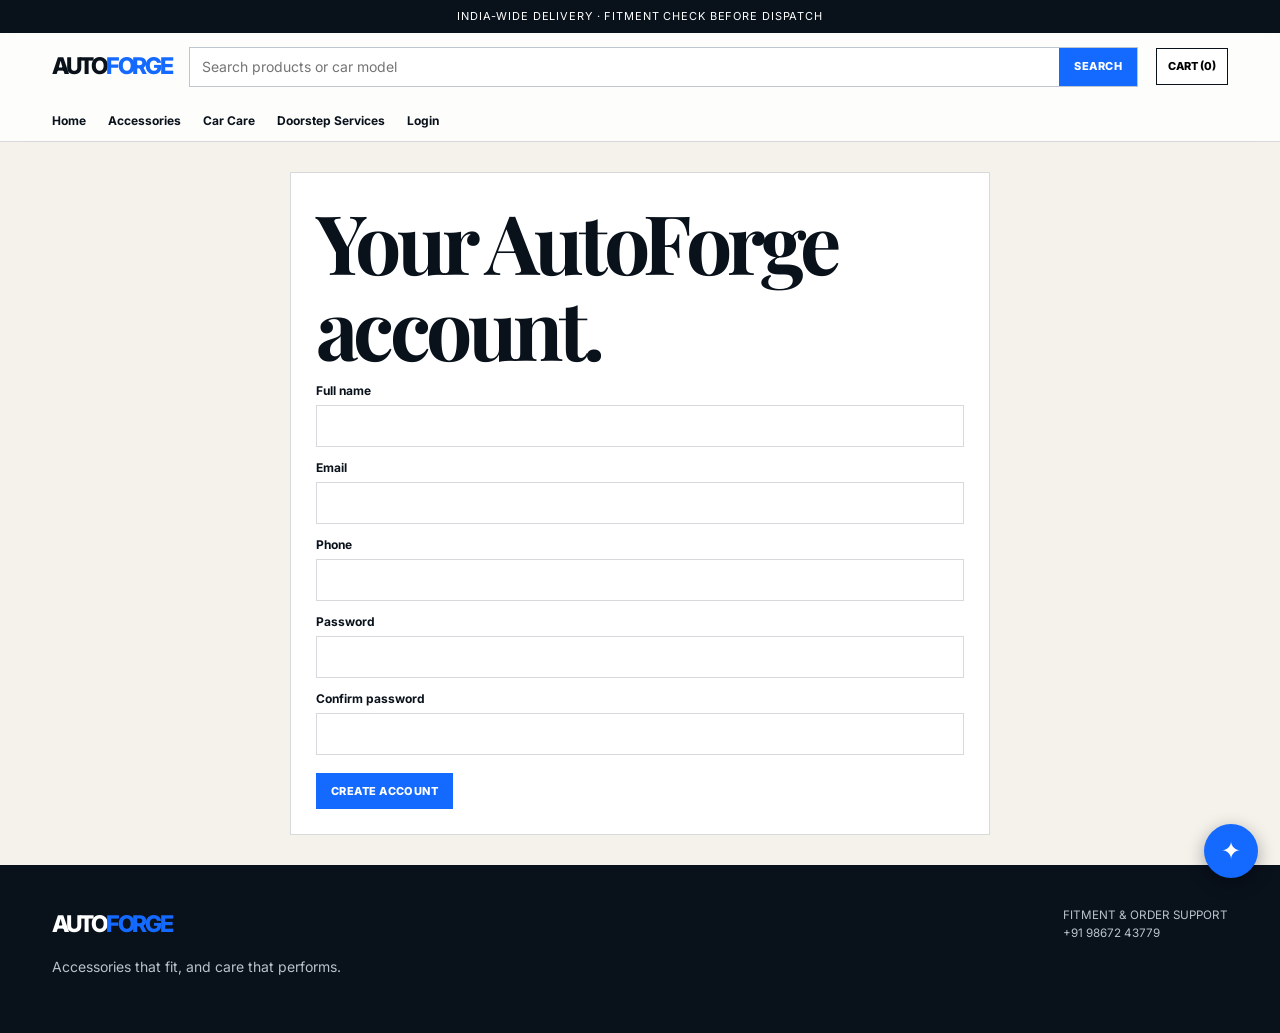
<file: signup.html>
<!doctype html><html lang="en"><head><meta charset="utf-8"><meta name="viewport" content="width=device-width,initial-scale=1"><title>Sign up | AutoForge</title><link rel="stylesheet" href="css/styles.css"></head><body><div id="siteHeader"></div><main class="shell"><form class="form-card" id="signup"><h1>Your AutoForge account.</h1><label>Full name<input id="name" required></label><label>Email<input id="email" type="email" required></label><label>Phone<input id="phone" pattern="[0-9]{10}" required></label><label>Password<input id="password" type="password" minlength="8" required></label><label>Confirm password<input id="confirm" type="password" required></label><button class="button">CREATE ACCOUNT</button><div id="result"></div></form></main><div id="siteFooter"></div><script src="js/products.js"></script><script src="js/app.js"></script><script>shell();signup.onsubmit=e=>{e.preventDefault();if(password.value!==confirm.value){result.textContent='Passwords do not match.';return}let us=AF.get('af_users',[]);if(us.some(x=>x.email===email.value)){result.textContent='This email already has an account.';return}let u={name:name.value,email:email.value,phone:phone.value,password:password.value,admin:false};us.push(u);AF.set('af_users',us);AF.set('af_session',u);result.innerHTML=`<div class="demo-note"><b>Account created.</b><br>SMS preview → To: 9867243779: Welcome to AutoForge, ${u.name}.<br>Email preview → To: ${u.email}: Your AutoForge account is ready.</div>`};/* DEMO ONLY. Passwords are stored in plain text in localStorage for demonstration. A real deployment must hash passwords server-side and never store credentials in the browser. */ /* DEMO ONLY. No real SMS/email is sent from a static site. For real delivery, integrate an SMS API (e.g., MSG91, Twilio) and an email API (e.g., SendGrid, Resend) from a backend function — API keys must never be exposed in front-end code. */</script></body></html>
</file>
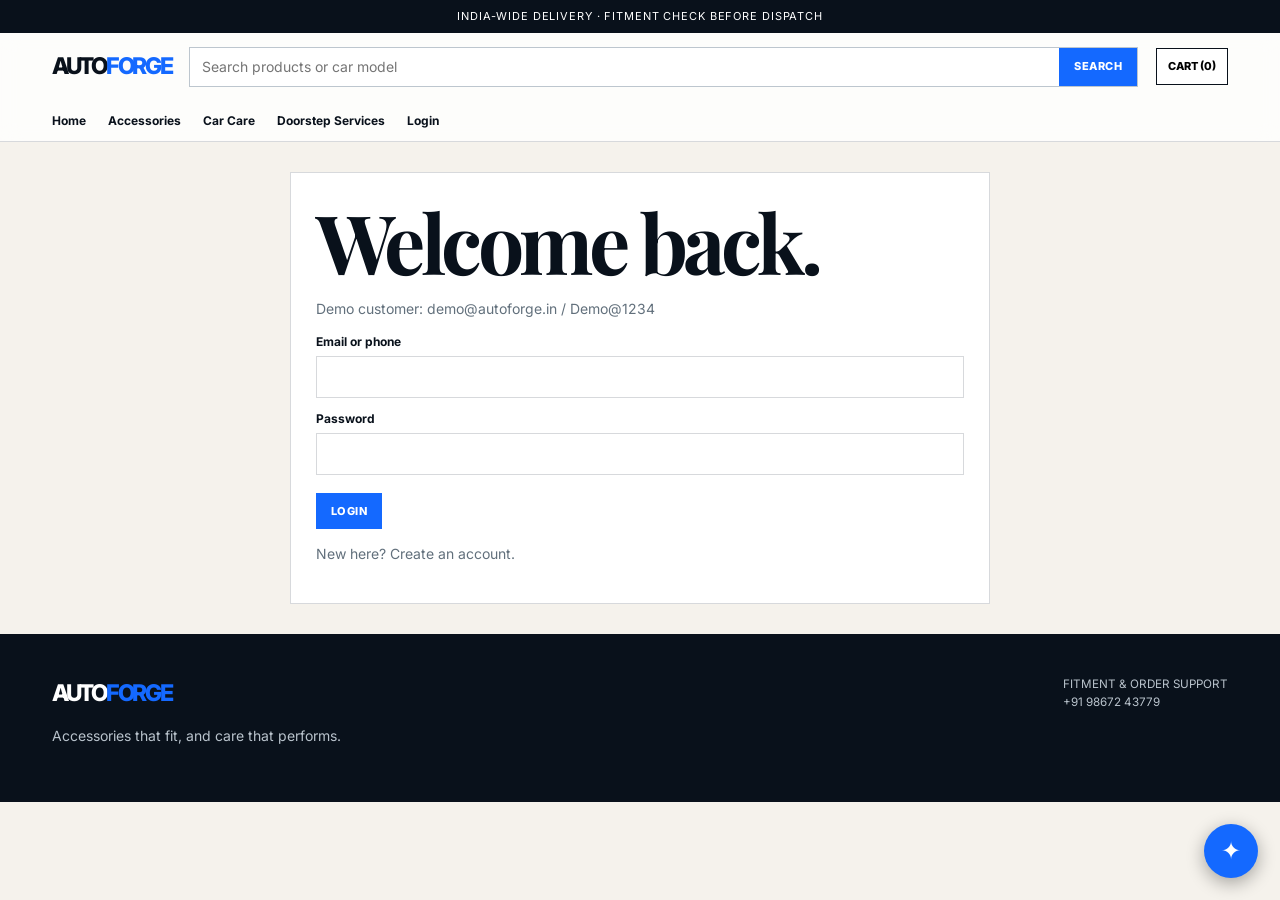
<file: admin/dashboard.html>
<!doctype html><html lang="en"><head><meta charset="utf-8"><meta name="viewport" content="width=device-width,initial-scale=1"><title>Admin | AutoForge</title><link rel="stylesheet" href="../css/styles.css"><script src="https://cdn.sheetjs.com/xlsx-0.20.1/package/dist/xlsx.full.min.js"></script></head><body><div id="siteHeader"></div><main class="shell section"><h1>AutoForge control room</h1><div class="chart"><b>Page views — 30 days</b><svg viewBox="0 0 500 120"><polyline fill="none" stroke="#1469ff" stroke-width="4" points="0,95 60,70 115,78 175,38 235,62 295,25 355,45 415,15 500,35"/></svg><p>18,420 views · 3.8% conversion · Top product: 9H Ceramic Coat</p></div><section class="section"><h2>Stock management</h2><button class="button" onclick="exportTable('stock','stock.xlsx')">EXPORT TO EXCEL</button><div class="table-wrap"><table id="stock"><thead><tr><th>Product</th><th>Stock</th><th>Action</th></tr></thead><tbody></tbody></table></div></section><section><h2>Restock requests</h2><button class="button" onclick="exportTable('restocks','restocks.xlsx')">EXPORT TO EXCEL</button><div class="table-wrap"><table id="restocks"><thead><tr><th>Product</th><th>Requested at</th></tr></thead><tbody></tbody></table></div></section><section class="section"><h2>Customers</h2><button class="button" onclick="exportTable('customers','customers.xlsx')">EXPORT TO EXCEL</button><div class="table-wrap"><table id="customers"><thead><tr><th>Name</th><th>Email</th><th>Phone</th><th>Orders</th><th>Total spend</th></tr></thead><tbody></tbody></table></div></section><section><h2>Orders</h2><button class="button" onclick="exportTable('orderTable','orders.xlsx')">EXPORT TO EXCEL</button><div class="table-wrap"><table id="orderTable"><thead><tr><th>Order</th><th>Customer</th><th>Total</th><th>Status</th></tr></thead><tbody></tbody></table></div></section></main><div id="siteFooter"></div><script src="../js/products.js"></script><script src="../js/app.js"></script><script>shell();if(!user()||!user().admin)location.href='../login.html';let inventory=AF.get('af_stock',Object.fromEntries(products().map(p=>[p.id,p.stock]))),restock=AF.get('af_restock',[]);function draw(){document.querySelector('#stock tbody').innerHTML=products().map(p=>`<tr class="${inventory[p.id]<6?'low':''}"><td>${p.name}</td><td><input type="number" value="${inventory[p.id]}" onchange="updateStock('${p.id}',this.value)"></td><td>${inventory[p.id]<6?`<button onclick="reorder('${p.id}')">Reorder</button>`:'—'}</td></tr>`).join('');restocks.querySelector('tbody').innerHTML=restock.map(x=>`<tr><td>${x.name}</td><td>${x.at}</td></tr>`).join('');let us=AF.get('af_users',[]),os=AF.get('af_orders',[]);customers.querySelector('tbody').innerHTML=us.map(u=>{let x=os.filter(o=>o.email===u.email);return `<tr><td>${u.name}</td><td>${u.email}</td><td>${u.phone}</td><td>${x.length}</td><td>${AF.money(x.reduce((n,o)=>n+o.total,0))}</td></tr>`}).join('');orderTable.querySelector('tbody').innerHTML=os.map(o=>`<tr><td>${o.id}</td><td>${o.email}</td><td>${AF.money(o.total)}</td><td>${o.status}</td></tr>`).join('')}function updateStock(id,n){inventory[id]=+n;AF.set('af_stock',inventory);draw()}function reorder(id){restock.unshift({name:product(id).name,at:new Date().toLocaleString('en-IN')});AF.set('af_restock',restock);draw()}function exportTable(id,file){let wb=XLSX.utils.table_to_book(document.getElementById(id),{sheet:'AutoForge'});XLSX.writeFile(wb,file)}draw();/* DEMO ONLY. This dashboard reads/writes browser localStorage. A production admin panel needs a real backend, a proper database, and authenticated API access — this is not secure for real business data. */</script></body></html>
</file>
<file: css/styles.css>
@import url('https://fonts.googleapis.com/css2?family=Inter:wght@400;500;600;700;800&family=Playfair+Display:wght@600;700&display=swap');
:root{--ink:#09111b;--blue:#1469ff;--paper:#f5f2ec;--line:#d7d9dc;--muted:#62707c;--white:#fff;--lime:#d9ff62}*{box-sizing:border-box}html,body{margin:0;overflow-x:hidden}body{background:var(--paper);color:var(--ink);font:14px/1.5 Inter,Arial,sans-serif}a{color:inherit;text-decoration:none}button,input,select,textarea{font:inherit}button{cursor:pointer}button:focus-visible,a:focus-visible,input:focus-visible,select:focus-visible{outline:3px solid var(--blue);outline-offset:3px}.shell{max-width:1220px;padding:0 22px;margin:auto}.notice{background:var(--ink);color:#fff;text-align:center;padding:8px;font-size:11px;letter-spacing:.08em}.site-header{position:sticky;top:0;z-index:30;background:#fffc;backdrop-filter:blur(10px);border-bottom:1px solid var(--line)}.topbar{display:flex;gap:18px;align-items:center;min-height:68px}.wordmark{font-weight:800;font-size:23px;letter-spacing:-.1em;white-space:nowrap}.wordmark i{font-style:normal;color:var(--blue)}.search{height:40px;display:flex;flex:1;border:1px solid #bdc6ce;background:#fff}.search input{border:0;min-width:0;flex:1;padding:0 12px}.search button,.button{border:1px solid var(--blue);padding:9px 14px;background:var(--blue);color:#fff;font-weight:800;letter-spacing:.04em;font-size:11px}.cart-button,.menu{background:#fff;border:1px solid var(--ink);padding:9px 11px;font-size:11px;font-weight:800}.menu{display:none}.nav{height:40px;display:flex;align-items:center;gap:22px;font-size:12px;font-weight:700}.nav a:hover{color:var(--blue)}h1,h2,h3{line-height:1.05;margin:0}h1,h2{font-family:'Playfair Display',serif;letter-spacing:-.055em}h1{font-size:clamp(48px,7vw,82px)}h2{font-size:clamp(31px,4vw,48px)}p{color:var(--muted)}.hero{min-height:500px;display:grid;place-items:center;background:radial-gradient(circle at 80% 10%,#2c4969,#0d1a27 43%,#09111b);color:#fff}.hero p{color:#d4dde8;max-width:560px;font-size:16px}.hero .button{display:inline-block;margin-top:14px}.eyebrow{color:var(--blue);font-weight:800;letter-spacing:.13em;font-size:11px}.section{padding:64px 0}.section-head{display:flex;justify-content:space-between;gap:18px;align-items:end;margin-bottom:22px}.model-grid,.trust-grid,.service-grid{display:grid;grid-template-columns:repeat(3,1fr);gap:14px}.model,.trust-card,.service-card{background:#fff;border:1px solid var(--line);padding:20px}.model b,.service-card h3{font-size:16px}.model span{display:block;color:var(--blue);font-size:11px;font-weight:800;margin-top:14px}.signature{background:#101e2c;color:#fff;padding:42px;margin:0 auto 64px;max-width:1176px;display:flex;align-items:center;justify-content:space-between;gap:28px}.signature p{color:#d1dce5;max-width:580px}.signature img{width:170px;height:170px;object-fit:cover}.catalog-layout{display:grid;grid-template-columns:210px 1fr;gap:24px}.filters{background:#fff;border:1px solid var(--line);padding:17px;height:max-content}.filters label{display:block;margin:12px 0;font-size:12px}.products{display:grid;grid-template-columns:repeat(3,1fr);gap:15px}.card{background:#fff;border:1px solid var(--line);overflow:hidden}.product-image{height:210px;background:#e3e0da;position:relative}.product-image img{height:100%;width:100%;object-fit:cover}.fallback{position:absolute;inset:0;padding:18px;display:flex;justify-content:end;flex-direction:column;background:linear-gradient(135deg,#dfdad0,#c7c0b5)}.fallback[hidden]{display:none}.fallback span,.card small{color:var(--blue);font-size:10px;font-weight:800;letter-spacing:.1em}.fallback b{font-size:19px;letter-spacing:-.06em}.card-body{padding:14px}.card h3{font-size:16px;margin:7px 0}.card p{font-size:12px;min-height:38px;margin:7px 0}.price-row{display:flex;align-items:center;justify-content:space-between;gap:6px}.price-row del{color:var(--muted);font-size:11px;font-weight:400}.add{background:var(--ink);color:#fff;border:0;padding:8px 10px;font-size:11px;font-weight:800}.footer{background:var(--ink);color:#fff;padding:42px 0;margin-top:30px}.footer p,.footer small{color:#b9c3cc}.footer-inner{display:flex;justify-content:space-between}.backdrop{position:fixed;inset:0;background:#0009;z-index:70;opacity:0;pointer-events:none}.backdrop.open{opacity:1;pointer-events:auto}.drawer{position:fixed;right:0;top:0;z-index:80;height:100dvh;width:min(410px,100%);padding:20px;background:#fff;transform:translateX(105%);transition:.25s}.drawer.open{transform:none}.drawer-head,.total{display:flex;justify-content:space-between;align-items:center;border-bottom:1px solid var(--line);padding-bottom:14px}.icon{border:0;background:none;font-size:25px}.cart-item{padding:14px 0;border-bottom:1px solid var(--line);display:flex;justify-content:space-between}.cart-item small{display:block;color:var(--muted)}.cart-item button{border:1px solid var(--line);background:#fff}.drawer-bottom{position:absolute;bottom:20px;left:20px;right:20px}.wide{width:100%;display:block;text-align:center;margin-top:12px}.chat-bubble{position:fixed;right:22px;bottom:22px;z-index:90;border:0;border-radius:50%;background:var(--blue);color:#fff;width:54px;height:54px;font-size:24px;box-shadow:0 5px 18px #0005}.chat{position:fixed;right:22px;bottom:86px;z-index:91;width:340px;background:#fff;border:1px solid var(--line);box-shadow:0 10px 32px #0004;display:none}.chat.open{display:block}.chat-head{background:var(--ink);color:#fff;padding:12px;font-weight:800}.chat-head button{float:right;background:transparent;border:0;color:#fff;font-size:18px}.messages{height:235px;overflow:auto;padding:10px}.messages p{padding:8px 10px;background:#eef2f7;border-radius:8px;width:max-content;max-width:90%;margin:7px 0;color:var(--ink);font-size:12px}.messages .me{margin-left:auto;background:#dce9ff}.chat form{display:flex;border-top:1px solid var(--line)}.chat input{min-width:0;flex:1;border:0;padding:12px}.chat form button{border:0;background:var(--blue);color:#fff}.page-title{background:#101e2c;color:#fff;padding:55px 0}.page-title p{color:#cbd5df}.detail{display:grid;grid-template-columns:1fr 1fr;gap:42px;padding:54px 0}.gallery{background:#e4e0d8}.gallery .product-image{height:470px}.detail .price{font-size:28px;margin:18px 0}.stock{color:#20733d;font-weight:800}.qty{display:flex;gap:8px;align-items:center;margin:18px 0}.qty button{width:35px;height:35px;border:1px solid var(--line);background:#fff}.specs{width:100%;border-collapse:collapse;margin:20px 0}.specs td{padding:10px;border-bottom:1px solid var(--line)}.flow{display:grid;grid-template-columns:repeat(3,1fr);gap:12px}.flow div{padding:17px;background:#fff;border:1px solid var(--line)}.booking,.form-card{max-width:700px;background:#fff;border:1px solid var(--line);padding:25px;margin:30px auto}.booking label,.form-card label{display:block;font-size:12px;font-weight:700;margin-top:12px}.booking input,.booking select,.form-card input{width:100%;padding:11px;border:1px solid var(--line);margin-top:5px}.booking .button,.form-card .button{margin-top:18px}.tabs{display:flex;gap:6px;border-bottom:1px solid var(--line)}.tabs button{border:0;background:#eee;padding:10px;flex:1}.tabs .active{background:var(--blue);color:#fff}.payment-pane{display:none;padding-top:15px}.payment-pane.active{display:block}.demo-note{background:#eef5ff;border-left:4px solid var(--blue);padding:12px;margin-top:16px}.status{display:flex;gap:3px;font-size:10px;margin:12px 0}.status span{flex:1;background:#ddd;padding:6px;text-align:center}.status .done{background:var(--blue);color:#fff}.table-wrap{overflow:auto;background:#fff;border:1px solid var(--line)}table{width:100%;border-collapse:collapse;font-size:12px}th,td{padding:10px;border-bottom:1px solid var(--line);text-align:left}th{background:#f0f2f4}.low{background:#fff0ef}.admin-nav{padding:15px;background:#101e2c;color:#fff}.chart{height:170px;background:#fff;border:1px solid var(--line);padding:15px}.chart svg{height:120px;width:100%}.hidden{display:none}@media(max-width:850px){.products{grid-template-columns:repeat(2,1fr)}.catalog-layout{grid-template-columns:1fr}.filters{display:flex;gap:12px;overflow:auto}.filters label{white-space:nowrap}.detail{grid-template-columns:1fr}.model-grid,.trust-grid,.service-grid{grid-template-columns:repeat(2,1fr)}}@media(max-width:560px){.shell{padding:0 14px}.topbar{flex-wrap:wrap;padding:10px 14px}.menu{display:block}.search{order:3;flex-basis:100%}.nav{display:none;height:auto;padding:8px 14px;align-items:start;flex-direction:column}.nav.open{display:flex}.products{grid-template-columns:1fr}.product-image{height:240px}.model-grid,.trust-grid,.service-grid,.flow{grid-template-columns:1fr}.signature{margin:0 14px 40px;padding:23px}.signature img{width:80px;height:80px}.gallery .product-image{height:320px}.chat{right:0;bottom:0;width:100%;height:70dvh}.messages{height:calc(70dvh - 96px)}.footer-inner{display:block}.section{padding:42px 0}}
</file>
